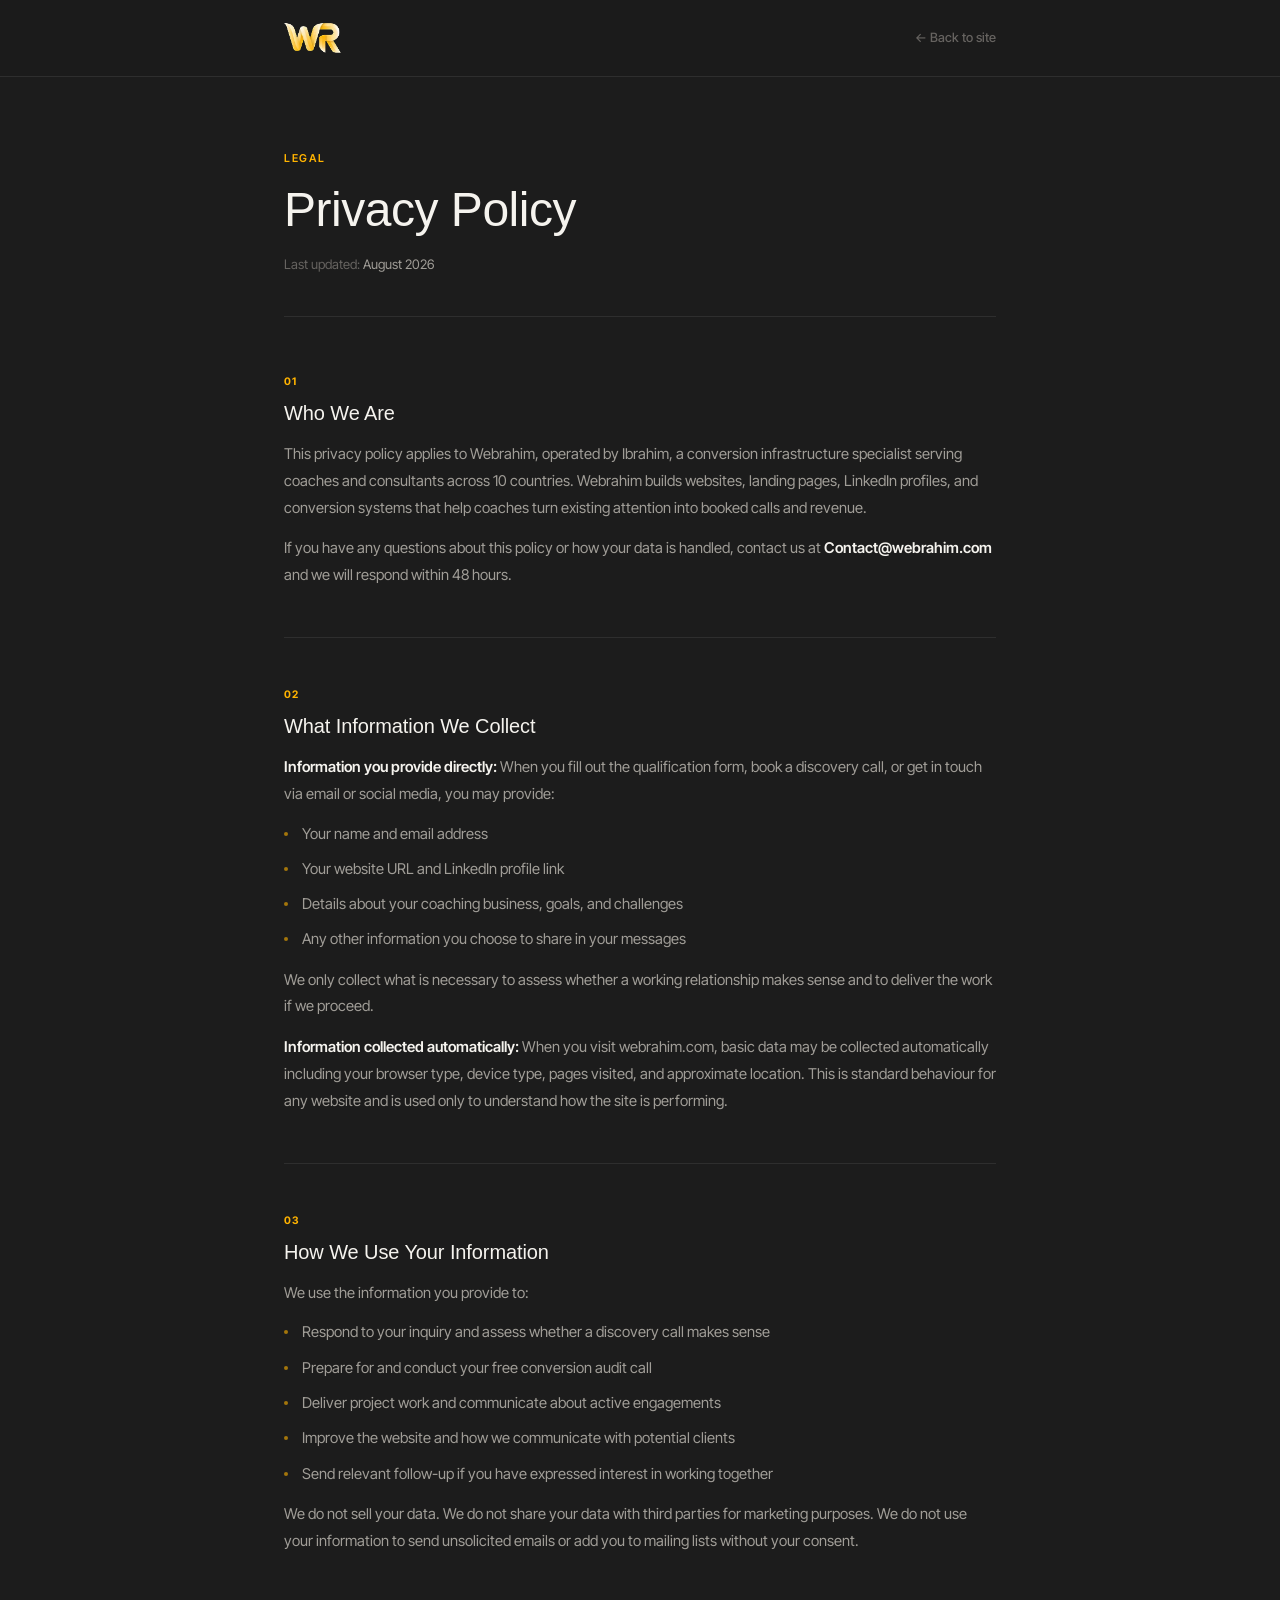
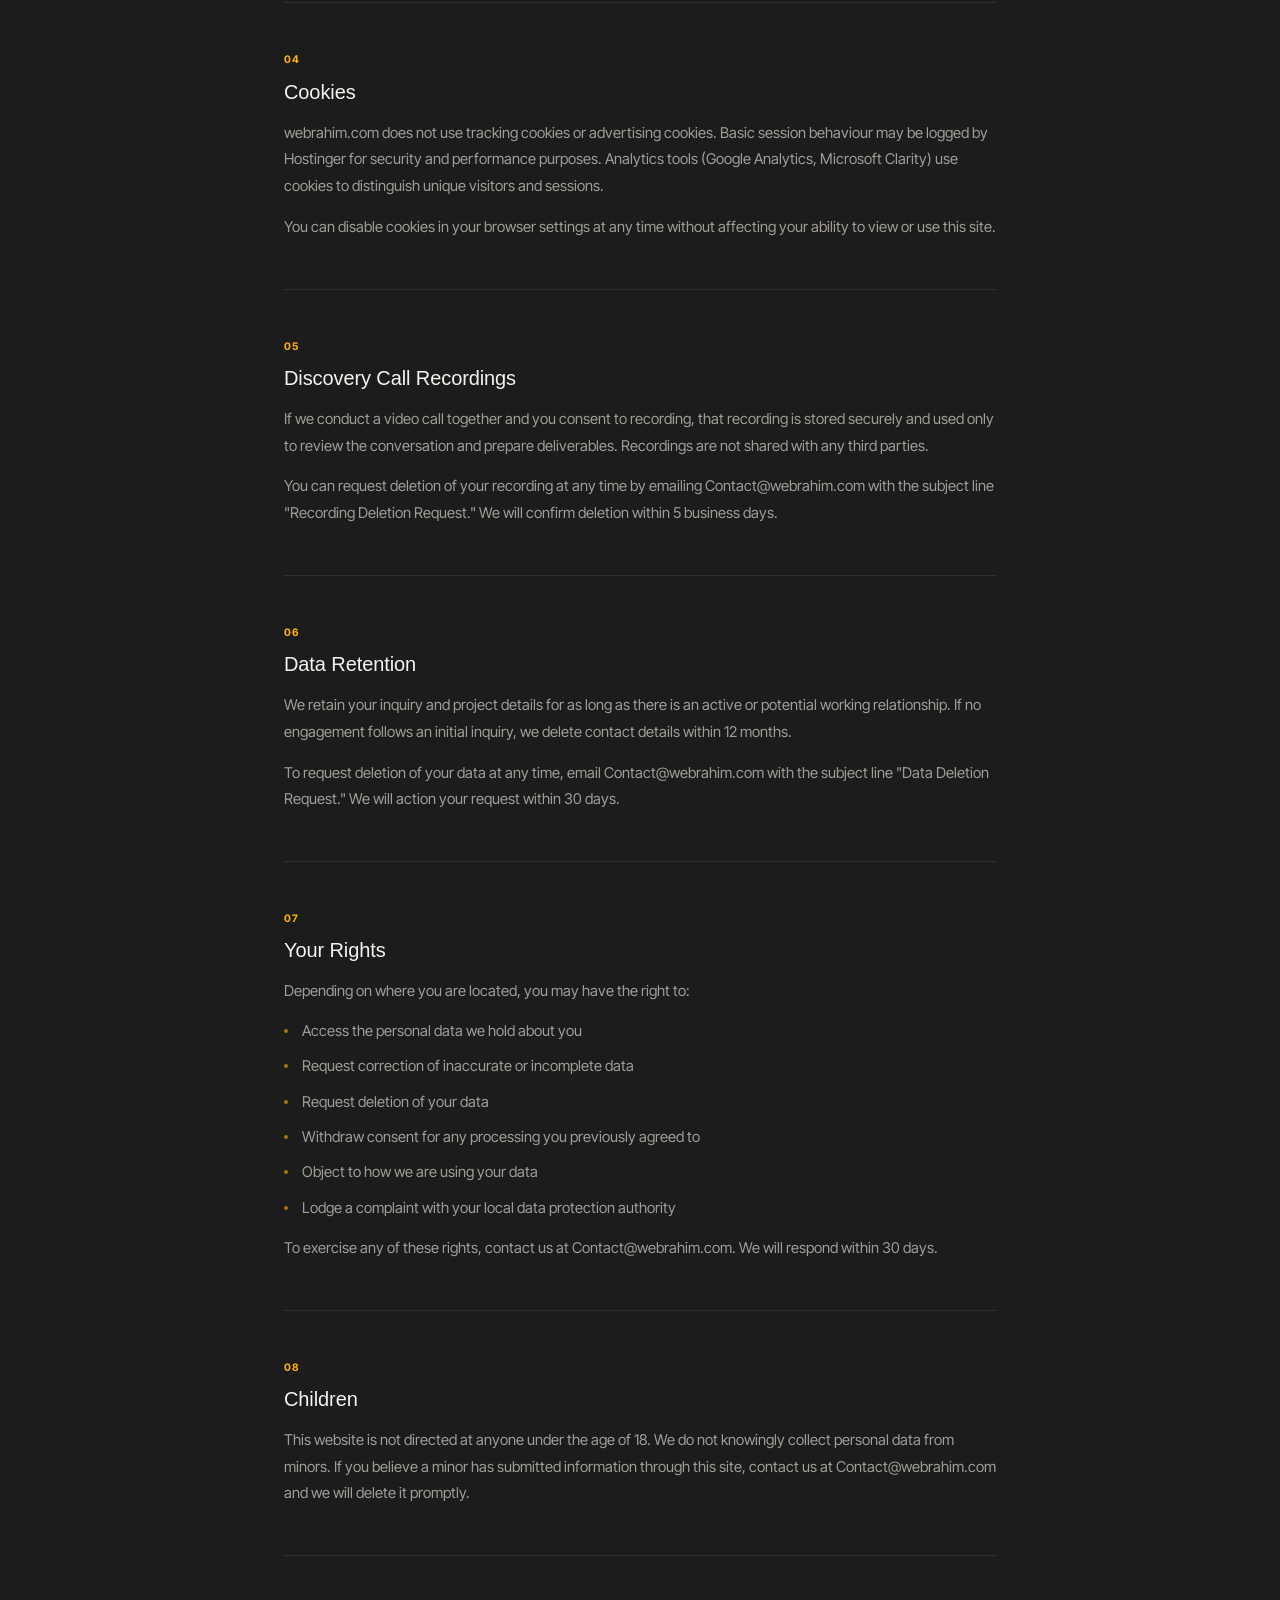
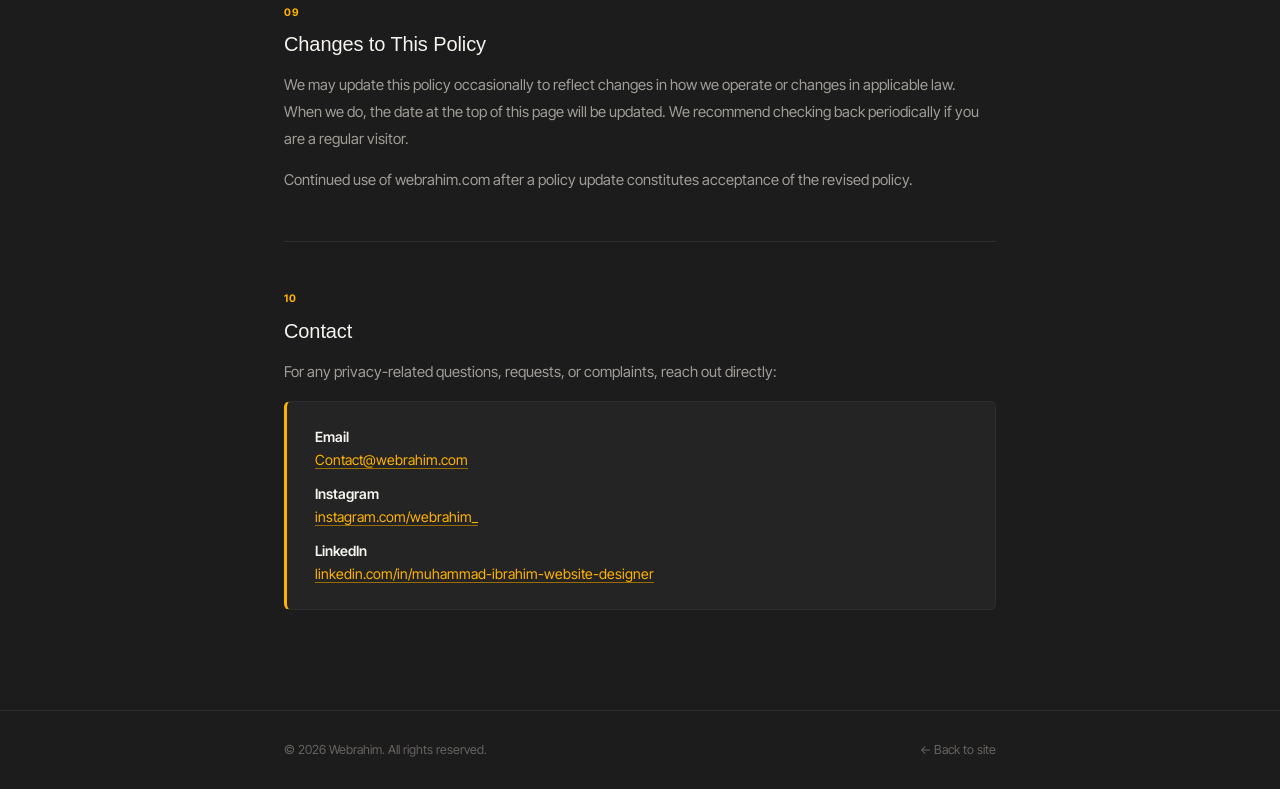
<file: privacy-policy.html>
<!DOCTYPE html>
<html lang="en">
<head>
<meta charset="UTF-8">
<meta name="viewport" content="width=device-width, initial-scale=1.0">
<title>Privacy Policy | Webrahim</title>
<meta name="description" content="Privacy policy for Webrahim — conversion infrastructure for coaches. How we collect, use, and protect your data.">
<meta name="robots" content="noindex, follow">
<link rel="preconnect" href="https://fonts.googleapis.com">
<link rel="preconnect" href="https://fonts.gstatic.com" crossorigin>
<link href="https://fonts.googleapis.com/css2?family=Inter+Tight:wght@300;400;500;600&display=swap" rel="stylesheet">
<link href="https://fonts.cdnfonts.com/css/coolvectia" rel="stylesheet">
<style>
  *, *::before, *::after { box-sizing: border-box; margin: 0; padding: 0; }

  :root {
    --bg:       #1c1c1c;
    --surface:  #242424;
    --border:   #2e2e2e;
    --gold:     #FFB300;
    --gold-dim: #996B00;
    --text:     #F5F3EE;
    --text-mid: #A09D97;
    --text-dim: #666360;
  }

  html { scroll-behavior: smooth; }

  body {
    background: var(--bg);
    color: var(--text);
    font-family: 'Inter Tight', sans-serif;
    font-size: 16px;
    line-height: 1.75;
    -webkit-font-smoothing: antialiased;
    min-height: 100vh;
  }

  /* NAV */
  nav {
    position: sticky;
    top: 0;
    z-index: 10;
    background: rgba(28,28,28,0.94);
    backdrop-filter: blur(12px);
    border-bottom: 1px solid var(--border);
    padding: 18px 0;
  }

  .nav-inner {
    max-width: 760px;
    margin: 0 auto;
    padding: 0 24px;
    display: flex;
    align-items: center;
    justify-content: space-between;
  }
    .nav-logo{
        display: flex;
        align-items: end;
        justify-content: center;
    }

  .nav-logo img{
    height: 40px;
  }

  .nav-logo span { color: var(--gold); }

  .nav-back {
    font-size: 0.8rem;
    font-weight: 500;
    color: var(--text-dim);
    text-decoration: none;
    display: flex;
    align-items: center;
    gap: 6px;
    transition: color 0.2s;
  }

  .nav-back:hover { color: var(--text); }

  /* LAYOUT */
  .page-wrap {
    max-width: 760px;
    margin: 0 auto;
    padding: 72px 24px 100px;
  }

  /* HEADER */
  .page-header {
    margin-bottom: 56px;
    padding-bottom: 40px;
    border-bottom: 1px solid var(--border);
  }

  .page-eyebrow {
    font-size: 0.68rem;
    font-weight: 600;
    letter-spacing: 0.16em;
    text-transform: uppercase;
    color: var(--gold);
    display: block;
    margin-bottom: 16px;
  }

  .page-title {
    font-family: 'Coolvectia', sans-serif;
    font-size: clamp(2rem, 5vw, 3rem);
    font-weight: 400;
    color: var(--text);
    line-height: 1.1;
    letter-spacing: -0.01em;
    margin-bottom: 16px;
  }

  .page-meta {
    font-size: 0.82rem;
    color: var(--text-dim);
  }

  .page-meta span {
    color: var(--text-mid);
  }

  /* CONTENT */
  .policy-body {
    display: flex;
    flex-direction: column;
    gap: 48px;
  }

  .policy-section {}

  .section-num {
    font-size: 0.65rem;
    font-weight: 700;
    letter-spacing: 0.14em;
    text-transform: uppercase;
    color: var(--gold);
    display: block;
    margin-bottom: 10px;
  }

  .section-title {
    font-family: 'Coolvectia', sans-serif;
    font-size: 1.25rem;
    font-weight: 400;
    color: var(--text);
    margin-bottom: 16px;
    line-height: 1.2;
    letter-spacing: -0.005em;
  }

  .policy-section p {
    font-size: 0.93rem;
    color: var(--text-mid);
    line-height: 1.8;
    margin-bottom: 14px;
  }

  .policy-section p:last-child { margin-bottom: 0; }

  .policy-section ul {
    list-style: none;
    display: flex;
    flex-direction: column;
    gap: 10px;
    margin: 14px 0;
  }

  .policy-section ul li {
    font-size: 0.93rem;
    color: var(--text-mid);
    padding-left: 18px;
    position: relative;
    line-height: 1.7;
  }

  .policy-section ul li::before {
    content: '';
    position: absolute;
    left: 0;
    top: 10px;
    width: 4px;
    height: 4px;
    border-radius: 50%;
    background: var(--gold);
    opacity: 0.6;
  }

  strong { color: var(--text); font-weight: 600; }

  /* THIRD PARTY TABLE */
  .third-party-list {
    display: flex;
    flex-direction: column;
    gap: 1px;
    background: var(--border);
    border: 1px solid var(--border);
    border-radius: 6px;
    overflow: hidden;
    margin-top: 16px;
  }

  .third-party-item {
    background: var(--surface);
    padding: 18px 22px;
    display: grid;
    grid-template-columns: 120px 1fr;
    gap: 16px;
    align-items: start;
  }

  .tp-name {
    font-size: 0.85rem;
    font-weight: 600;
    color: var(--text);
  }

  .tp-detail {
    font-size: 0.85rem;
    color: var(--text-mid);
    line-height: 1.6;
  }

  .tp-detail a {
    color: var(--gold);
    text-decoration: none;
    border-bottom: 1px solid var(--gold-dim);
    transition: opacity 0.2s;
  }

  .tp-detail a:hover { opacity: 0.7; }

  /* DIVIDER */
  .policy-divider {
    height: 1px;
    background: var(--border);
  }

  /* CONTACT BOX */
  .contact-box {
    background: var(--surface);
    border: 1px solid var(--border);
    border-left: 3px solid var(--gold);
    border-radius: 6px;
    padding: 24px 28px;
    margin-top: 16px;
  }

  .contact-box p {
    font-size: 0.88rem;
    color: var(--text-mid);
    margin-bottom: 12px;
    line-height: 1.6;
  }

  .contact-box p:last-child { margin-bottom: 0; }

  .contact-box a {
    color: var(--gold);
    text-decoration: none;
    border-bottom: 1px solid var(--gold-dim);
    transition: opacity 0.2s;
    font-size: 0.88rem;
  }

  .contact-box a:hover { opacity: 0.7; }

  /* FOOTER */
  footer {
    border-top: 1px solid var(--border);
    padding: 28px 0;
    margin-top: 0;
  }

  .footer-inner {
    max-width: 760px;
    margin: 0 auto;
    padding: 0 24px;
    display: flex;
    justify-content: space-between;
    align-items: center;
    flex-wrap: wrap;
    gap: 12px;
  }

  .footer-copy {
    font-size: 0.78rem;
    color: var(--text-dim);
  }

  .footer-link {
    font-size: 0.78rem;
    color: var(--text-dim);
    text-decoration: none;
    transition: color 0.2s;
  }

  .footer-link:hover { color: var(--gold); }

  /* RESPONSIVE */
  @media (max-width: 600px) {
    .page-wrap { padding: 48px 20px 72px; }
    .third-party-item { grid-template-columns: 1fr; gap: 6px; }
    .footer-inner { flex-direction: column; align-items: flex-start; gap: 8px; }
  }
</style>
</head>
<body>

<!-- NAV -->
<nav>
  <div class="nav-inner">
    <a href="index.html" class="nav-logo"><img src="./assets/images/logo.webp" alt="Webrahim Logo"></a>
    <a href="index.html" class="nav-back">← Back to site</a>
  </div>
</nav>

<!-- CONTENT -->
<div class="page-wrap">

  <!-- HEADER -->
  <div class="page-header">
    <span class="page-eyebrow">Legal</span>
    <h1 class="page-title">Privacy Policy</h1>
    <p class="page-meta">Last updated: <span>August 2026</span></p>
  </div>

  <!-- BODY -->
  <div class="policy-body">

    <!-- 01 -->
    <div class="policy-section">
      <span class="section-num">01</span>
      <h2 class="section-title">Who We Are</h2>
      <p>This privacy policy applies to Webrahim, operated by Ibrahim, a conversion infrastructure specialist serving coaches and consultants across 10 countries. Webrahim builds websites, landing pages, LinkedIn profiles, and conversion systems that help coaches turn existing attention into booked calls and revenue.</p>
      <p>If you have any questions about this policy or how your data is handled, contact us at <strong>Contact@webrahim.com</strong> and we will respond within 48 hours.</p>
    </div>

    <div class="policy-divider"></div>

    <!-- 02 -->
    <div class="policy-section">
      <span class="section-num">02</span>
      <h2 class="section-title">What Information We Collect</h2>
      <p><strong>Information you provide directly:</strong> When you fill out the qualification form, book a discovery call, or get in touch via email or social media, you may provide:</p>
      <ul>
        <li>Your name and email address</li>
        <li>Your website URL and LinkedIn profile link</li>
        <li>Details about your coaching business, goals, and challenges</li>
        <li>Any other information you choose to share in your messages</li>
      </ul>
      <p>We only collect what is necessary to assess whether a working relationship makes sense and to deliver the work if we proceed.</p>
      <p><strong>Information collected automatically:</strong> When you visit webrahim.com, basic data may be collected automatically including your browser type, device type, pages visited, and approximate location. This is standard behaviour for any website and is used only to understand how the site is performing.</p>
    </div>

    <div class="policy-divider"></div>

    <!-- 03 -->
    <div class="policy-section">
      <span class="section-num">03</span>
      <h2 class="section-title">How We Use Your Information</h2>
      <p>We use the information you provide to:</p>
      <ul>
        <li>Respond to your inquiry and assess whether a discovery call makes sense</li>
        <li>Prepare for and conduct your free conversion audit call</li>
        <li>Deliver project work and communicate about active engagements</li>
        <li>Improve the website and how we communicate with potential clients</li>
        <li>Send relevant follow-up if you have expressed interest in working together</li>
      </ul>
      <p>We do not sell your data. We do not share your data with third parties for marketing purposes. We do not use your information to send unsolicited emails or add you to mailing lists without your consent.</p>
    </div>

    <div class="policy-divider"></div>

    <!-- 04 -->
    <div class="policy-section">
      <span class="section-num">04</span>
      <h2 class="section-title">Cookies</h2>
      <p>webrahim.com does not use tracking cookies or advertising cookies. Basic session behaviour may be logged by Hostinger for security and performance purposes. Analytics tools (Google Analytics, Microsoft Clarity) use cookies to distinguish unique visitors and sessions.</p>
      <p>You can disable cookies in your browser settings at any time without affecting your ability to view or use this site.</p>
    </div>

    <div class="policy-divider"></div>

    <!-- 05 -->
    <div class="policy-section">
      <span class="section-num">05</span>
      <h2 class="section-title">Discovery Call Recordings</h2>
      <p>If we conduct a video call together and you consent to recording, that recording is stored securely and used only to review the conversation and prepare deliverables. Recordings are not shared with any third parties.</p>
      <p>You can request deletion of your recording at any time by emailing Contact@webrahim.com with the subject line "Recording Deletion Request." We will confirm deletion within 5 business days.</p>
    </div>

    <div class="policy-divider"></div>

    <!-- 06 -->
    <div class="policy-section">
      <span class="section-num">06</span>
      <h2 class="section-title">Data Retention</h2>
      <p>We retain your inquiry and project details for as long as there is an active or potential working relationship. If no engagement follows an initial inquiry, we delete contact details within 12 months.</p>
      <p>To request deletion of your data at any time, email Contact@webrahim.com with the subject line "Data Deletion Request." We will action your request within 30 days.</p>
    </div>

    <div class="policy-divider"></div>

    <!-- 07 -->
    <div class="policy-section">
      <span class="section-num">07</span>
      <h2 class="section-title">Your Rights</h2>
      <p>Depending on where you are located, you may have the right to:</p>
      <ul>
        <li>Access the personal data we hold about you</li>
        <li>Request correction of inaccurate or incomplete data</li>
        <li>Request deletion of your data</li>
        <li>Withdraw consent for any processing you previously agreed to</li>
        <li>Object to how we are using your data</li>
        <li>Lodge a complaint with your local data protection authority</li>
      </ul>
      <p>To exercise any of these rights, contact us at Contact@webrahim.com. We will respond within 30 days.</p>
    </div>

    <div class="policy-divider"></div>

    <!-- 08 -->
    <div class="policy-section">
      <span class="section-num">08</span>
      <h2 class="section-title">Children</h2>
      <p>This website is not directed at anyone under the age of 18. We do not knowingly collect personal data from minors. If you believe a minor has submitted information through this site, contact us at Contact@webrahim.com and we will delete it promptly.</p>
    </div>

    <div class="policy-divider"></div>

    <!-- 09 -->
    <div class="policy-section">
      <span class="section-num">09</span>
      <h2 class="section-title">Changes to This Policy</h2>
      <p>We may update this policy occasionally to reflect changes in how we operate or changes in applicable law. When we do, the date at the top of this page will be updated. We recommend checking back periodically if you are a regular visitor.</p>
      <p>Continued use of webrahim.com after a policy update constitutes acceptance of the revised policy.</p>
    </div>

    <div class="policy-divider"></div>

    <!-- 10 -->
    <div class="policy-section">
      <span class="section-num">10</span>
      <h2 class="section-title">Contact</h2>
      <p>For any privacy-related questions, requests, or complaints, reach out directly:</p>
      <div class="contact-box">
        <p><strong>Email</strong><br><a href="https://mail.google.com/mail/?view=cm&fs=1&to=contact@webrahim.com" target="_blank">Contact@webrahim.com</a></p>
        <p><strong>Instagram</strong><br><a href="https://www.instagram.com/webrahim_" target="_blank" rel="noopener">instagram.com/webrahim_</a></p>
        <p><strong>LinkedIn</strong><br><a href="https://www.linkedin.com/in/muhammad-ibrahim-website-designer/" target="_blank" rel="noopener">linkedin.com/in/muhammad-ibrahim-website-designer</a></p>
      </div>
    </div>

  </div>
</div>

<!-- FOOTER -->
<footer>
  <div class="footer-inner">
    <span class="footer-copy">© 2026 Webrahim. All rights reserved.</span>
    <a href="index.html" class="footer-link">← Back to site</a>
  </div>
</footer>

</body>
</html>
</file>
